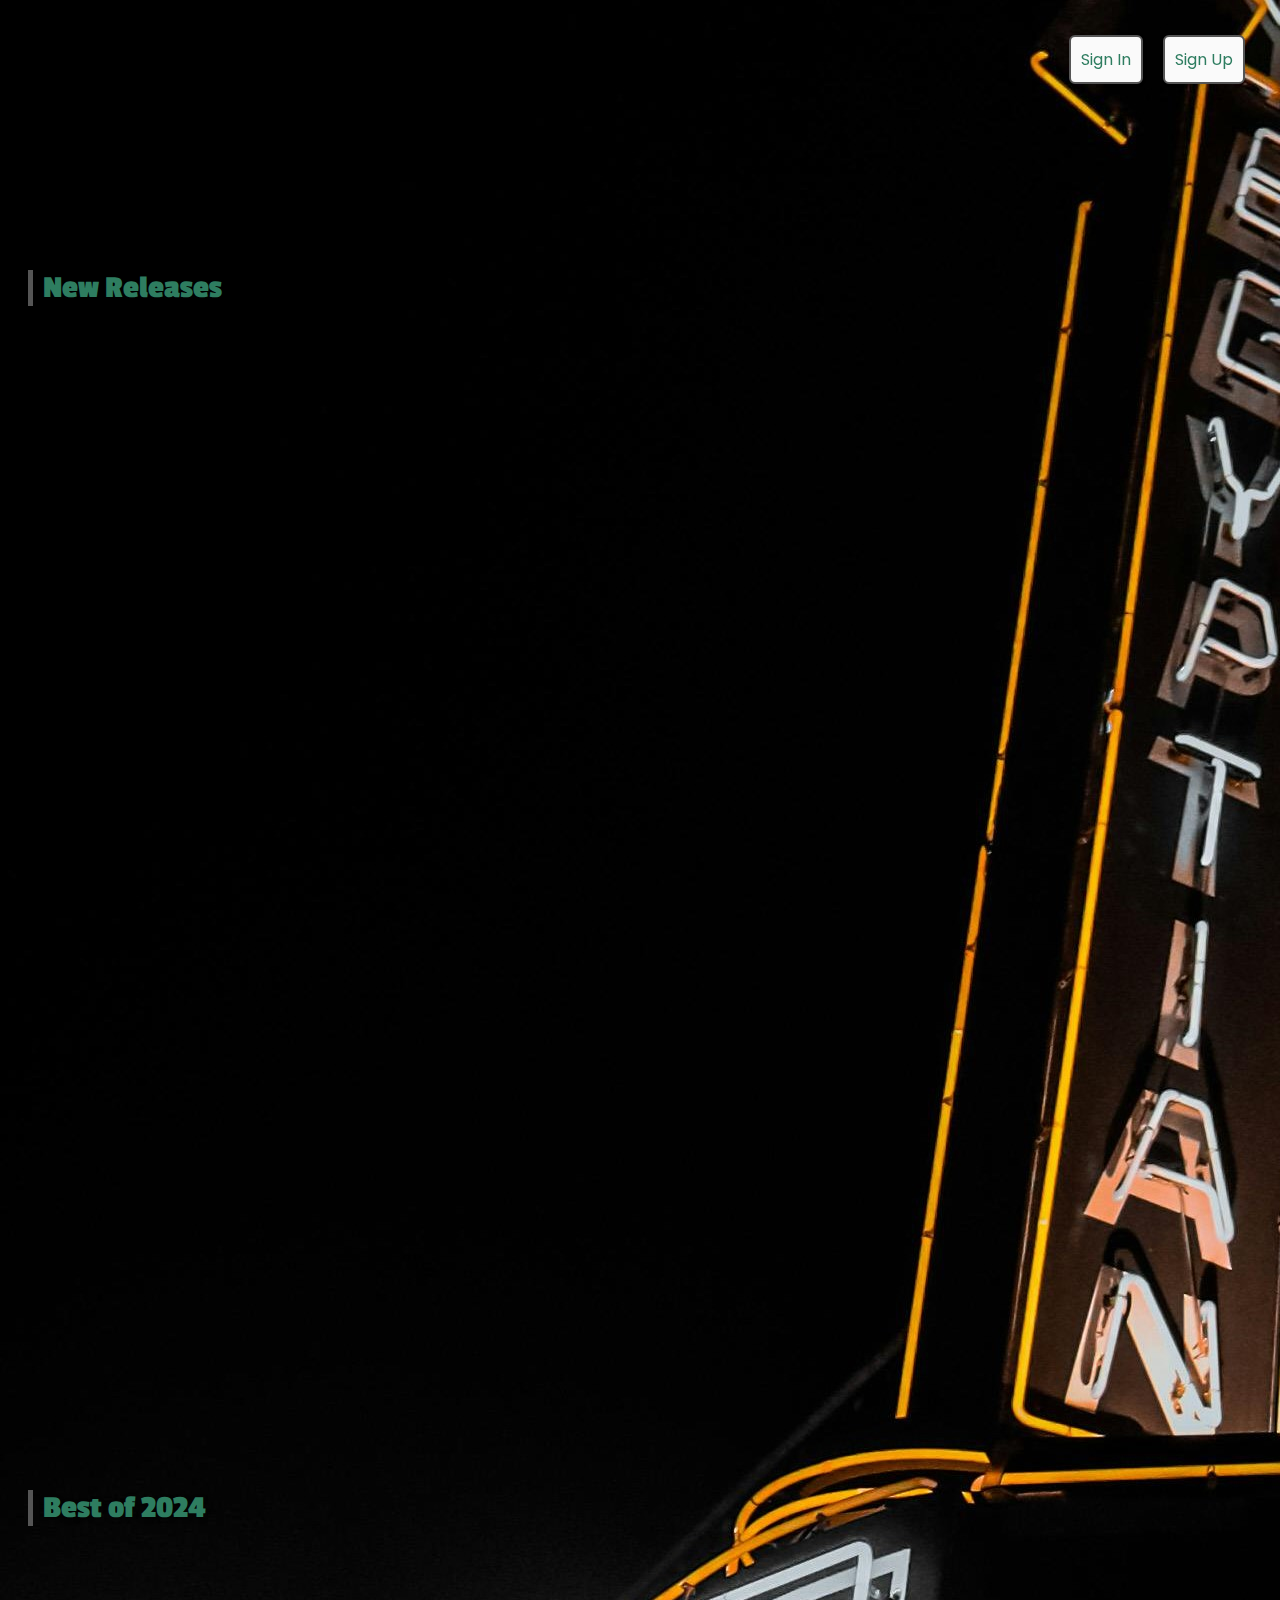
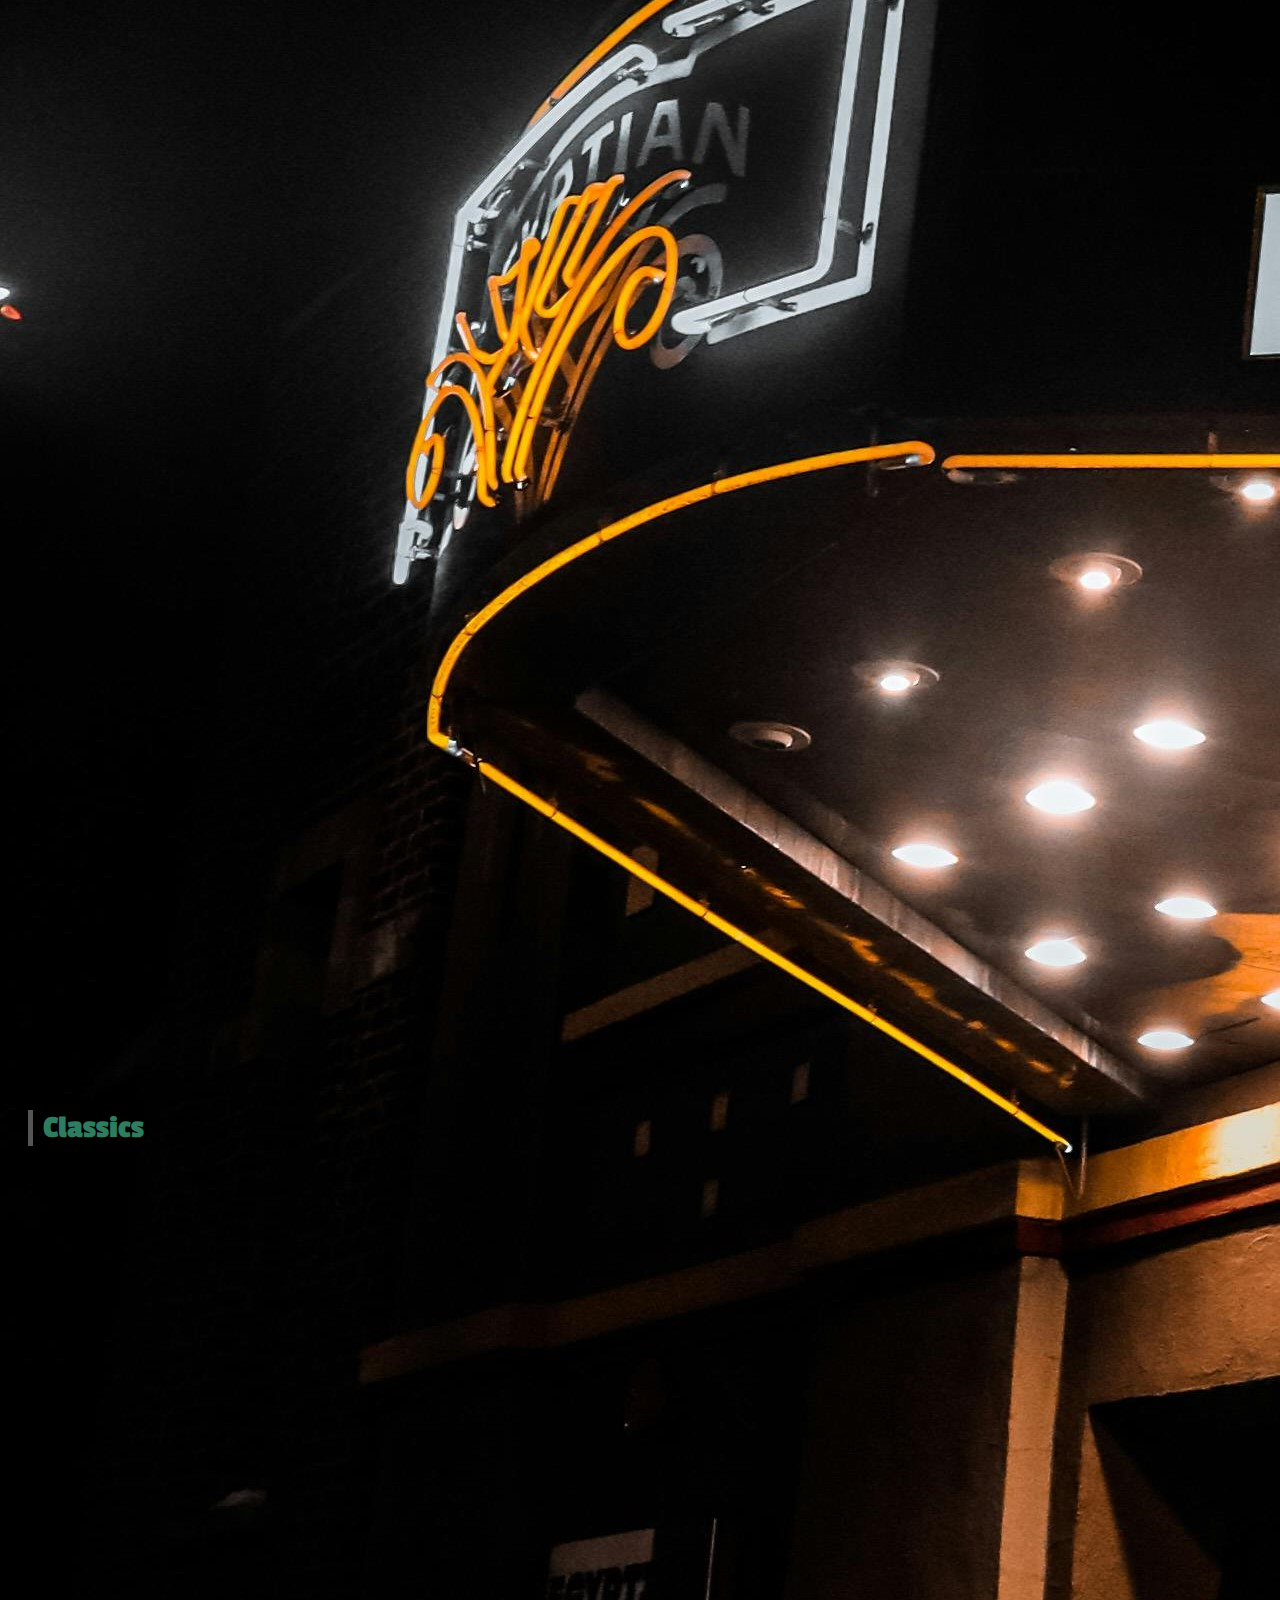
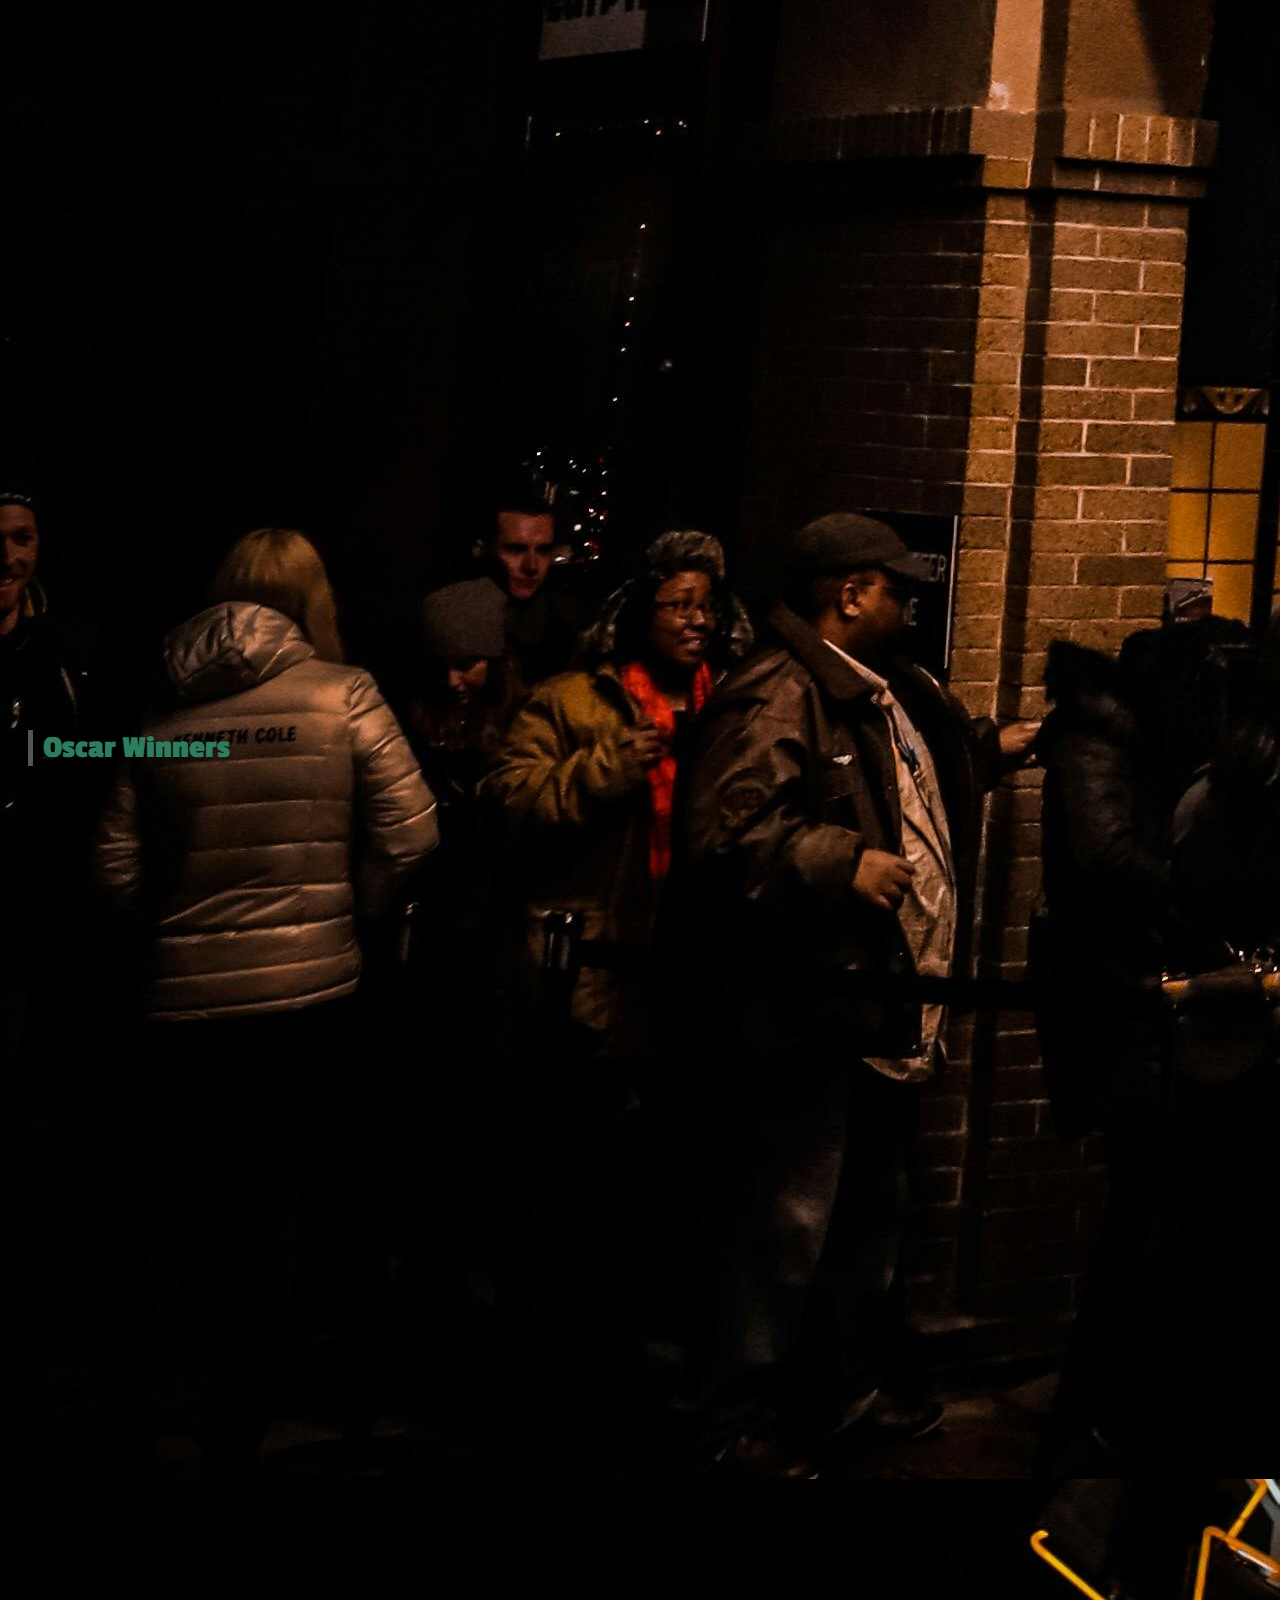
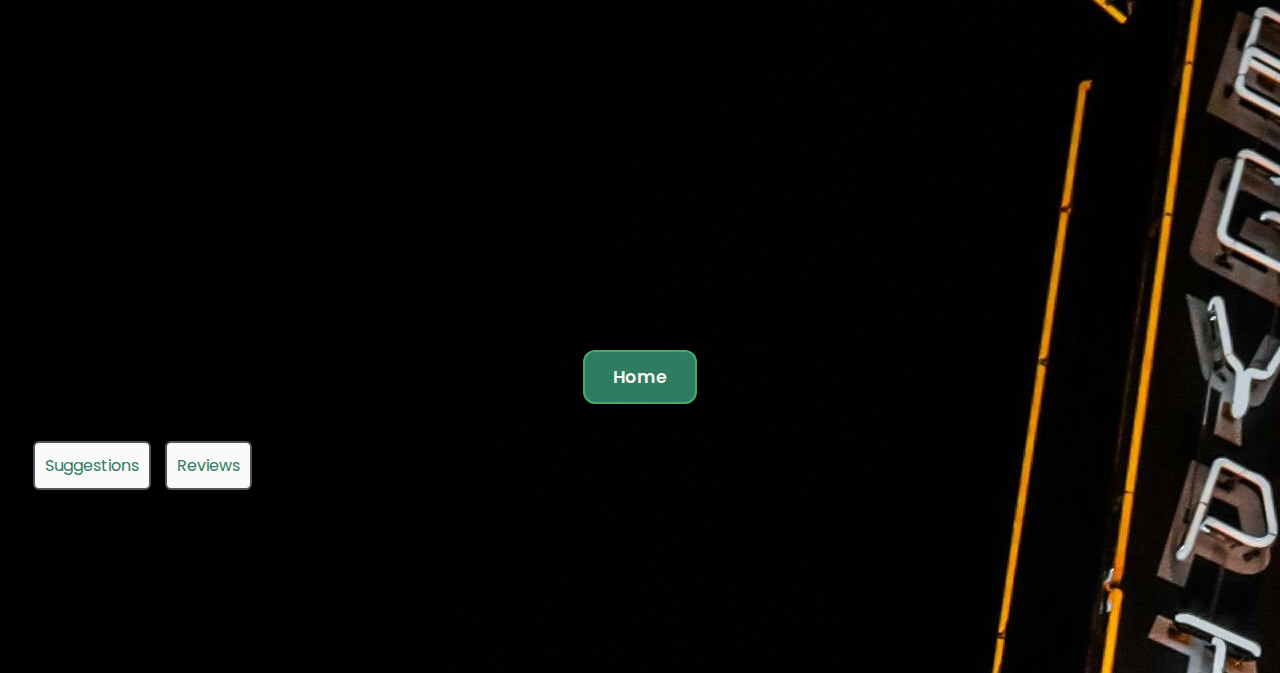
<file: web project/index.html>
<!DOCTYPE html>
<html lang="en">
<head>
  <meta charset="UTF-8">
  <title>WickedFilms</title>
  <link rel="stylesheet" href="design.css">
  <link rel="preconnect" href="https://fonts.googleapis.com">
  <link rel="preconnect" href="https://fonts.gstatic.com" crossorigin>
  <link href="https://fonts.googleapis.com/css2?family=EB+Garamond:ital,wght@0,400..800;1,400..800&family=Poppins:ital,wght@0,100;0,200;0,300;0,400;0,500;0,600;0,700;0,800;0,900;1,100;1,200;1,300;1,400;1,500;1,600;1,700;1,800;1,900&display=swap" rel="stylesheet">
<link href="https://fonts.googleapis.com/css2?family=EB+Garamond:ital,wght@0,400..800;1,400..800&family=Passion+One:wght@400;700;900&family=Poppins:ital,wght@0,100;0,200;0,300;0,400;0,500;0,600;0,700;0,800;0,900;1,100;1,200;1,300;1,400;1,500;1,600;1,700;1,800;1,900&display=swap" rel="stylesheet">  <link rel="icon" type="image/x-icon" href="favicon.ico" alt>
</head>
<body>
<div id="header">
  <h1 id="top">WickedFilms</h1>
  
  <div class="controls">
    <input type="text" id="searchInput" placeholder="Search movies...">
    <select id="categorySelect">
      <option value="all">All Categories</option>
      <option value="New Releases">New Releases</option>
      <option value="Best of 2024">Best of 2024</option>
      <option value="Classics">Classics</option>
      <option value="Oscar Winners">Oscar Winners</option>
    </select>
  </div>
</div>

  <!-- Categories -->
  <div id="movieContainer">
    <!-- New Releases -->
    <div class="category" data-category="New Releases">
      <h2>New Releases</h2>
      <div class="movie-library">
        <div class="movie"><img src="posters\newr\mitfr.jpeg" alt="mission impossible"><h3>Mission Impossible 6</h3><p>2025</p></div>
        <div class="movie"><img src="posters\newr\f1.jpg" alt="F1: The Movie"><h3>F1: The Movie</h3><p>2025</p></div>
        <div class="movie"><img src="posters\newr\sinners.jpeg" alt="Sinners"><h3>Sinners</h3><p>2025</p></div>
        <div class="movie"><img src="posters\newr\ballerina.jpg" alt="Ballerina"><h3>Ballerina</h3><p>2025</p></div>
        <div class="movie"><img src="posters\newr\avatar.jpg" alt="Avatar: The Seed Bearer"><h3>Avatar: The Seed Bearer</h3><p>2025</p></div>
        <div class="movie"><img src="posters\newr\novocaine.jpg" alt="Novocaine"><h3>Novocaine</h3><p>2025</p></div>
        <div class="movie"><img src="posters\newr\thunderbolts.jpeg" alt="Thunderbolts"><h3>Thunderbolts*</h3><p>2025</p></div>
        <div class="movie"><img src="posters\newr\minecraft.webp" alt="Minecraft"><h3>Minecraft</h3><p>2025</p></div>
        <div class="movie"><img src="posters\newr\accountant2.jpg" alt="The accountant 2"><h3>The accountant 2</h3><p>2025</p></div>
        <div class="movie"><img src="posters\newr\17.jpg" alt="One of Them Days"><h3>Mickey 17</h3><p>2025</p></div>
      </div>
    </div>

    <!-- Best of 2024 -->
    <div class="category" data-category="Best of 2024">
      <h2>Best of 2024</h2>
      <div class="movie-library">
        <div class="movie"><img src="posters\2024\alien.jpg" alt="Alien"><h3>Alien</h3><p>2024</p></div>
        <div class="movie"><img src="posters\2024\bb.jpg" alt="Bad Boys"><h3>Bad Boys:ride or die</h3><p>2024</p></div>
        <div class="movie"><img src="posters\2024\conclave.webp" alt="Conclave"><h3>Conclave</h3><p>2024</p></div>
        <div class="movie"><img src="posters\2024\twr.jpeg" alt="The wild robot"><h3>The wild robot</h3><p>2024</p></div>
        <div class="movie"><img src="posters\2024\dp.jpeg" alt="Deadpool and Wolverine"><h3>Deadpool and Wolverine</h3><p>2024</p></div>
        <div class="movie"><img src="posters\2024\furiosa.jpeg" alt="Furiosa"><h3>Furiosa</h3><p>2024</p></div>
        <div class="movie"><img src="posters\2024\nosferatu.jpg" alt="Nosferatu"><h3>Nosferatu</h3><p>2024</p></div>
        <div class="movie"><img src="posters\2024\tfg.jpg" alt="The Fall Guy"><h3>The Fall Guy</h3><p>2024</p></div>
        <div class="movie"><img src="posters\2024\dune.jpg" alt="Dune part two"><h3>Dune part two</h3><p>2024</p></div>
        <div class="movie"><img src="posters\2024\wicked.jpg" alt="Wicked"><h3>Wicked</h3><p>2024</p></div>
      </div>
    </div>

    <!-- Classics -->
    <div class="category" data-category="Classics">
      <h2>Classics</h2>
      <div class="movie-library">
        <div class="movie"><img src="posters/classics/bourne.jpg" alt="bourne"><h3>The Bourne Identity</h3><p>2002</p></div>
        <div class="movie"><img src="posters/classics/casa.jpg" alt="Casablanca"><h3>Casablanca</h3><p>1942</p></div>
        <div class="movie"><img src="posters/classics/jp3.jpg" alt="Dr. No"><h3>Jurassic Park III</h3><p>2001</p></div>
        <div class="movie"><img src="posters/classics/gbu.webp" alt="The Good, the Bad and the Ugly"><h3>The Good, the Bad and the Ugly</h3><p>1966</p></div>
        <div class="movie"><img src="posters/classics/ape.jpg" alt="Planet of the Apes"><h3>Planet of the Apes</h3><p>1968</p></div>
        <div class="movie"><img src="posters/classics/psycho.avif" alt="Psycho"><h3>Psycho</h3><p>1960</p></div>
        <div class="movie"><img src="posters/classics/boyz.jpg" alt="Boyz n The Hood"><h3>Boyz n The Hood</h3><p>1991</p></div>
        <div class="movie"><img src="posters/classics/snatch.webp" alt="Snatch"><h3>Snatch</h3><p>2000</p></div>
        <div class="movie"><img src="posters/classics/good.jpg" alt="Goodfellas"><h3>Goodfellas</h3><p>1990</p></div>
        <div class="movie"><img src="posters/classics/gofather.jpg" alt="The godfather"><h3>The godfather</h3><p>1972</p></div>
      </div>
    </div>
<div class="category" data-category="Oscar Winners">
      <h2>Oscar Winners</h2>
      <div class="movie-library">
        <div class="movie"><img src="posters/oscar/para.jpg" alt="para"><h3>Parasite</h3><p>2019</p></div>
        <div class="movie"><img src="posters/oscar/12.webp" alt="12"><h3>12 Years A Slave</h3><p>2013</p></div>
        <div class="movie"><img src="posters/oscar/argo.jpeg" alt="Argo"><h3>Argo</h3><p>2012</p></div>
        <div class="movie"><img src="posters/oscar/opp.jpg" alt="Opp"><h3>Oppenheimre</h3><p>2023</p></div>
        <div class="movie"><img src="posters/oscar/top.jpg" alt="Top Gun"><h3>Top Gun: Maverick</h3><p>2022</p></div>
        <div class="movie"><img src="posters/oscar/007.jpg" alt="No Time To Die"><h3>No Time To Die</h3><p>2021</p></div>
        <div class="movie"><img src="posters/oscar/no.jpg" alt="NCFOM"><h3>No Country for Old Men</h3><p>2007</p></div>
        <div class="movie"><img src="posters/oscar/depart.jpg" alt="departed"><h3>The Departed</h3><p>2006</p></div>
        <div class="movie"><img src="posters/oscar/lotr.jpg" alt="LOTR"><h3>Lord Of The Ring</h3><p>2003</p></div>
        <div class="movie"><img src="posters/oscar/brave.jpg" alt="brave"><h3>Braveheart</h3><p>1995</p></div>
      </div>
    </div>
  </div>
  <div class="back-home">
    <a href="index.html" class="home-button">Home</a>
  </div>

  
<div class="top-right">
  <button onclick="location.href='signin.html'">Sign In</button>
  <button onclick="location.href='signup.html'">Sign Up</button>
</div>

<div class="bottom-center">
  <button onclick="location.href='sugg.html'">Suggestions</button>
  <button onclick="location.href='review.html'">Reviews</button>
</div>

  <script>
    document.addEventListener("DOMContentLoaded", () => {
      const movies = document.querySelectorAll(".movie");
      movies.forEach((movie, i) => {
        movie.style.animationDelay = `${i * 100}ms`;
      });
    });
  </script>

<script>
document.addEventListener("DOMContentLoaded", () => {
  const searchInput = document.getElementById("searchInput");
  const categorySelect = document.getElementById("categorySelect");
  const allCategories = document.querySelectorAll(".category");

  function filterMovies() {
    const query = searchInput.value.toLowerCase();
    const selectedCategory = categorySelect.value;

    allCategories.forEach(category => {
      const categoryName = category.getAttribute("data-category");

      // Show or hide entire category based on dropdown
      const categoryMatches = selectedCategory === "all" || selectedCategory === categoryName;
      category.style.display = categoryMatches ? "block" : "none";

      if (categoryMatches) {
        const movies = category.querySelectorAll(".movie");
        let hasVisibleMovie = false;

        movies.forEach(movie => {
          const title = movie.querySelector("h3").textContent.toLowerCase();
          const matchesSearch = title.includes(query);
          movie.style.display = matchesSearch ? "block" : "none";
          if (matchesSearch) hasVisibleMovie = true;
        });

        // Hide category if no movie matches search query
        category.style.display = hasVisibleMovie ? "block" : "none";
      }
    });
  }

  searchInput.addEventListener("input", filterMovies);
  categorySelect.addEventListener("change", filterMovies);
  });
</script>

<footer class="glass-footer">
    <p>&copy; 2025 WickedFilms. All rights reserved.</p>
  </footer>
</file>
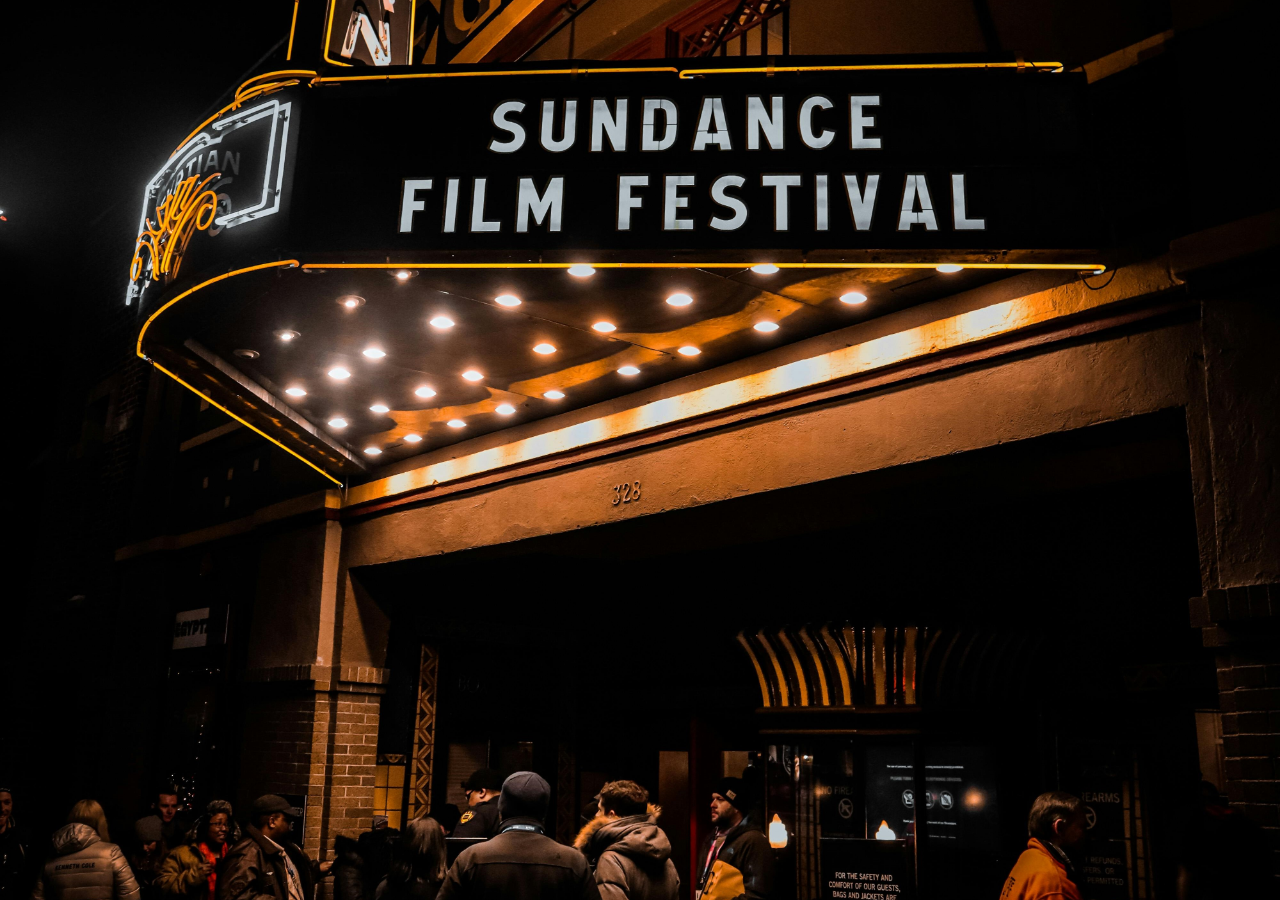
<file: web project/review.html>
<!DOCTYPE html>
<html lang="en">
<head>
  <meta charset="UTF-8" />
  <meta name="viewport" content="width=device-width, initial-scale=1" />
  <title>Movie Reviews - WickedFilms</title>
  <!-- Link your CSS file here -->
  <link rel="stylesheet" href="review.css" />
  <link href="https://fonts.googleapis.com/css2?family=EB+Garamond:ital,wght@0,400..800;1,400..800&family=Poppins:ital,wght@0,100;0,200;0,300;0,400;0,500;0,600;0,700;0,800;0,900;1,100;1,200;1,300;1,400;1,500;1,600;1,700;1,800;1,900&display=swap" rel="stylesheet">
<link href="https://fonts.googleapis.com/css2?family=EB+Garamond:ital,wght@0,400..800;1,400..800&family=Passion+One:wght@400;700;900&family=Poppins:ital,wght@0,100;0,200;0,300;0,400;0,500;0,600;0,700;0,800;0,900;1,100;1,200;1,300;1,400;1,500;1,600;1,700;1,800;1,900&display=swap" rel="stylesheet">  <link rel="icon" type="image/x-icon" href="favicon.ico" alt>
</head>
<body>

<div class="reviews-container">
  <h2>User Movie Reviews</h2>
  <form id="reviewForm">
    <input type="text" id="movieTitle" placeholder="Movie Title" required />
    <textarea id="reviewText" placeholder="Write your review..." required></textarea>
    <button type="submit">Submit Review</button>
  </form>

  <div class="review-list" id="reviewList">
    <p class="no-reviews">No reviews yet. Be the first to add one!</p>
  </div>
</div>

<script>
  const reviewForm = document.getElementById('reviewForm');
  const reviewList = document.getElementById('reviewList');
  const movieTitleInput = document.getElementById('movieTitle');
  const reviewTextInput = document.getElementById('reviewText');

  // Load reviews from localStorage or start empty
  let reviews = JSON.parse(localStorage.getItem('movieReviews')) || [];

  function displayReviews() {
    reviewList.innerHTML = '';
    if (reviews.length === 0) {
      reviewList.innerHTML = '<p class="no-reviews">No reviews yet. Be the first to add one!</p>';
      return;
    }

    reviews.forEach(({ title, text }) => {
      const reviewItem = document.createElement('div');
      reviewItem.classList.add('review-item');

      reviewItem.innerHTML = `
        <h3>${title}</h3>
        <p>${text}</p>
      `;
      reviewList.appendChild(reviewItem);
    });
  }

  reviewForm.addEventListener('submit', e => {
    e.preventDefault();
    const title = movieTitleInput.value.trim();
    const text = reviewTextInput.value.trim();

    if (!title || !text) return;

    // Add new review and save to localStorage
    reviews.unshift({ title, text });
    localStorage.setItem('movieReviews', JSON.stringify(reviews));

    // Reset form and update display
    reviewForm.reset();
    displayReviews();
  });

  // Show existing reviews on page load
  displayReviews();
</script>

</body>
</html>
</file>
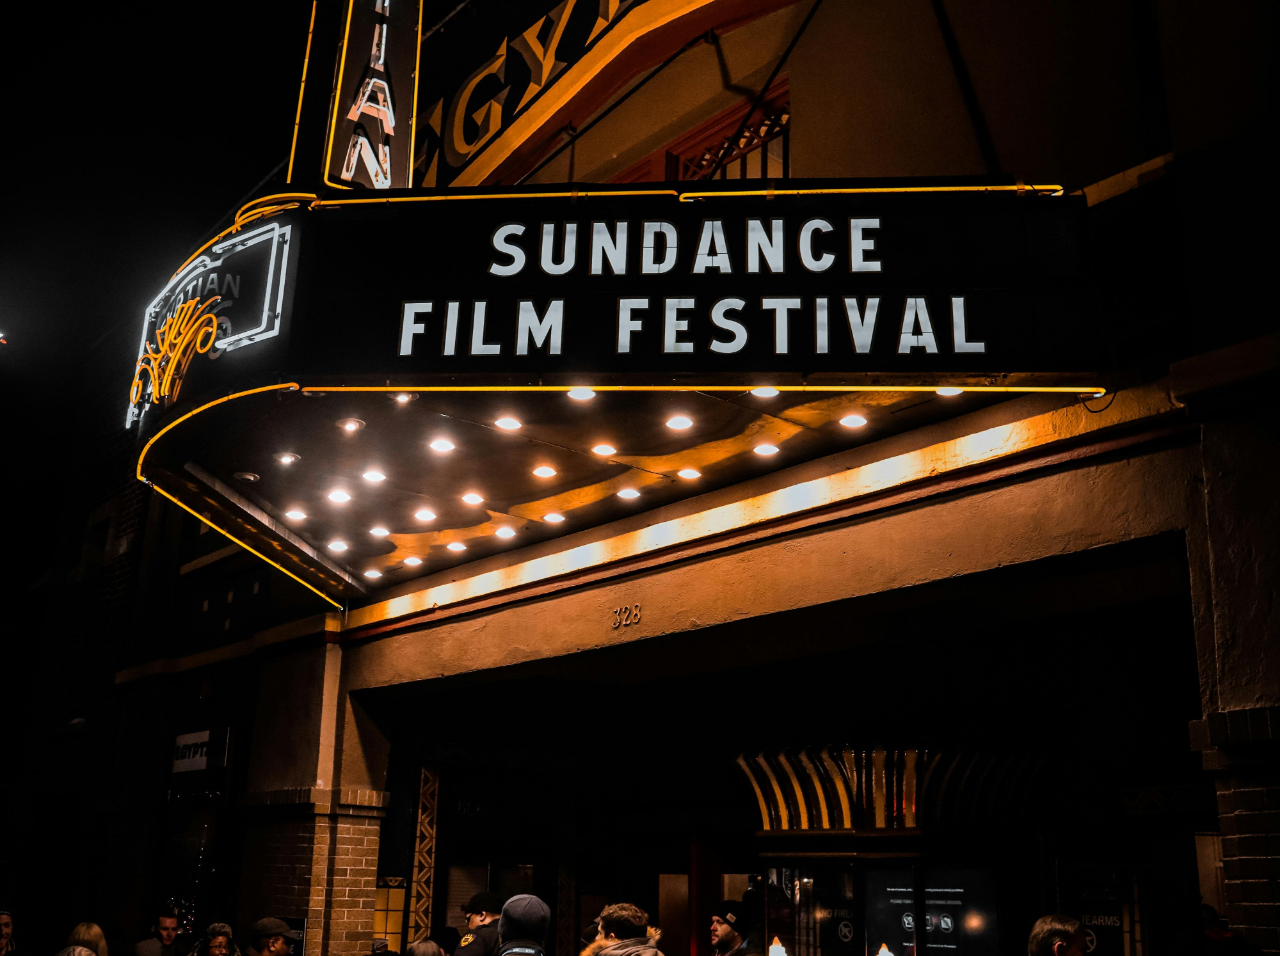
<file: web project/signin.html>
<!DOCTYPE html>
<html lang="en">
<head>
  <meta charset="UTF-8">
  <title>Sign In</title>
  <link rel="stylesheet" href="signindes.css">
  <link href="https://fonts.googleapis.com/css2?family=EB+Garamond:ital,wght@0,400..800;1,400..800&family=Poppins:ital,wght@0,100;0,200;0,300;0,400;0,500;0,600;0,700;0,800;0,900;1,100;1,200;1,300;1,400;1,500;1,600;1,700;1,800;1,900&display=swap" rel="stylesheet">
<link href="https://fonts.googleapis.com/css2?family=EB+Garamond:ital,wght@0,400..800;1,400..800&family=Passion+One:wght@400;700;900&family=Poppins:ital,wght@0,100;0,200;0,300;0,400;0,500;0,600;0,700;0,800;0,900;1,100;1,200;1,300;1,400;1,500;1,600;1,700;1,800;1,900&display=swap" rel="stylesheet">  <link rel="icon" type="image/x-icon" href="favicon.ico" alt>
  
</head>
<body>
  <div class="form-container">
    <h2>Sign In</h2>
    <form action="/signin" method="POST">
      <input type="email" name="email" placeholder="Email" required />
      <input type="password" name="password" placeholder="Password" required />
      <button type="submit">Sign In</button>
      <p>Don't have an account? <a href="signup.html">Sign Up</a></p>
    </form>
  </div>
</body>
</html>
</file>
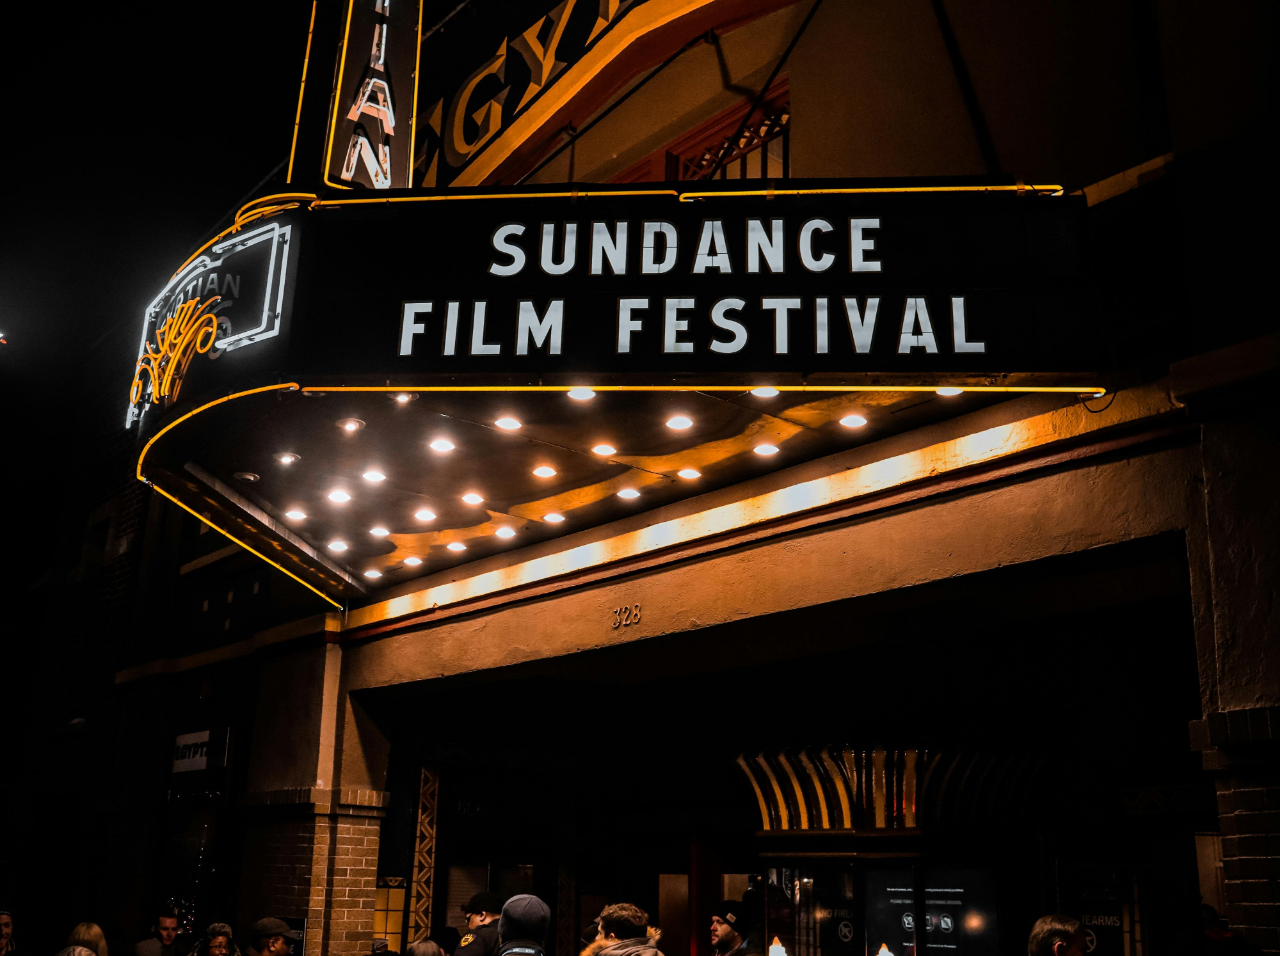
<file: web project/signup.html>
<!DOCTYPE html>
<html lang="en">
<head>
  <meta charset="UTF-8">
  <title>Sign Up</title>
  <link rel="stylesheet" href="signindes.css">
  <link href="https://fonts.googleapis.com/css2?family=EB+Garamond:ital,wght@0,400..800;1,400..800&family=Poppins:ital,wght@0,100;0,200;0,300;0,400;0,500;0,600;0,700;0,800;0,900;1,100;1,200;1,300;1,400;1,500;1,600;1,700;1,800;1,900&display=swap" rel="stylesheet">
<link href="https://fonts.googleapis.com/css2?family=EB+Garamond:ital,wght@0,400..800;1,400..800&family=Passion+One:wght@400;700;900&family=Poppins:ital,wght@0,100;0,200;0,300;0,400;0,500;0,600;0,700;0,800;0,900;1,100;1,200;1,300;1,400;1,500;1,600;1,700;1,800;1,900&display=swap" rel="stylesheet">  <link rel="icon" type="image/x-icon" href="favicon.ico" alt>
</head>
<body>
  <div class="form-container">
    <h2>Sign Up</h2>
    <form action="/signup" method="POST">
      <input type="text" name="name" placeholder="Full Name" required />
      <input type="email" name="email" placeholder="Email" required />
      <input type="password" name="password" placeholder="Password" required />
      <button type="submit">Sign Up</button>
      <p>Already have an account? <a href="signin.html">Sign In</a></p>
    </form>
  </div>
</body>
</html>
</file>
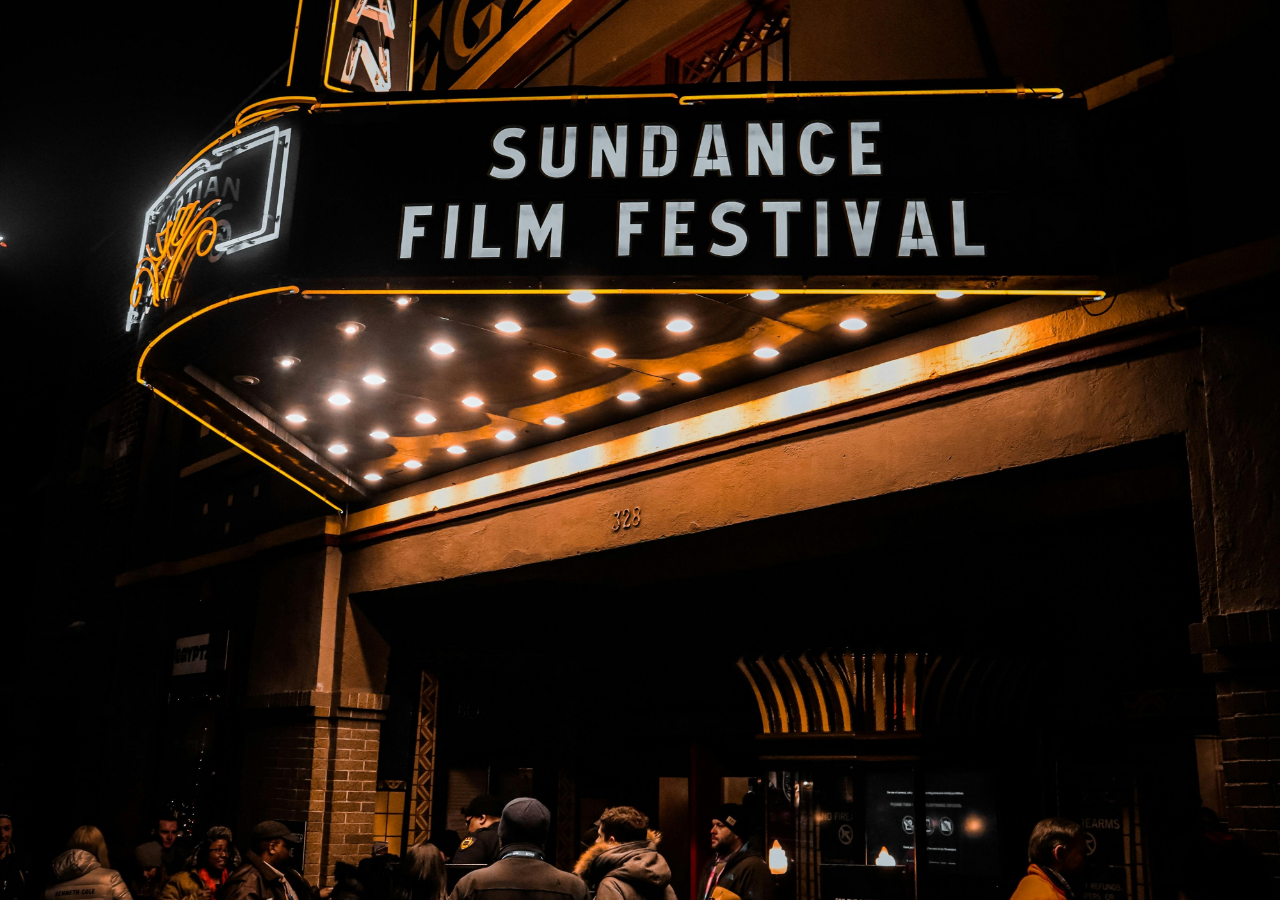
<file: web project/sugg.html>
<!DOCTYPE html>
<html lang="en">
<head>
  <meta charset="UTF-8">
  <title>Suggest a Movie</title>
  <link rel="stylesheet" href="suggdes.css">
    <link href="https://fonts.googleapis.com/css2?family=EB+Garamond:ital,wght@0,400..800;1,400..800&family=Poppins:ital,wght@0,100;0,200;0,300;0,400;0,500;0,600;0,700;0,800;0,900;1,100;1,200;1,300;1,400;1,500;1,600;1,700;1,800;1,900&display=swap" rel="stylesheet">
<link href="https://fonts.googleapis.com/css2?family=EB+Garamond:ital,wght@0,400..800;1,400..800&family=Passion+One:wght@400;700;900&family=Poppins:ital,wght@0,100;0,200;0,300;0,400;0,500;0,600;0,700;0,800;0,900;1,100;1,200;1,300;1,400;1,500;1,600;1,700;1,800;1,900&display=swap" rel="stylesheet">  <link rel="icon" type="image/x-icon" href="favicon.ico" alt>

</head>
<body>

<div class="suggestion-form-container">
  <h2>Suggest a Movie</h2>
  <form id="suggestionForm">
    <input type="text" name="title" placeholder="Movie Title" required>
    <input type="text" name="director" placeholder="Director">
    <input type="text" name="genre" placeholder="Genre">
    <textarea name="description" placeholder="Why should we add it?" required></textarea>
    <button type="submit">Submit Suggestion</button>
  </form>

  <div id="thankYouMessage" class="thank-you">
    🎬 Thank you for your suggestion!
  </div>
</div>

<script>
  const form = document.getElementById('suggestionForm');
  const thankYou = document.getElementById('thankYouMessage');

  form.addEventListener('submit', function (e) {
    e.preventDefault();
    form.reset();
    thankYou.classList.add('show');
  });
</script>

</body>
</html>
</file>
<file: web project/design.css>
/*======================
  GLOBAL STYLES
======================*/

  /* Sign In & Sign Up at top right */
  .top-right {
    position: absolute;
    top: 30px;
    right: 30px;
    display: flex;
    gap: 10px;} 

  /* Suggestions & Reviews at bottom right */
  .bottom-right {
    position: absolute;
    bottom: 30px;
    right: 30px;
    display: flex;
    gap: 25px;
  }

  button {
    font-family: 'poppins', sans-serif;
    font-size: 15px;
    padding: 8px 20px;
    border: 2px solid #555;
    background-color: #fafafa;
    color: #2e7d60;
    cursor: pointer;
    border-radius: 6px;
    box-shadow: 1px 1px 3px rgba(0,0,0,0.1);
    transition: background-color 0.3s ease, color 0.3s ease, border-color 0.3s ease;
  }

  button:hover {
    background-color: #ddd;
    color: #222;
    border-color: #333;}

body {
    font-family: 'Poppins', sans-serif;
    padding: 20px;
    color: #1e1e1e;
    background-color: #f7f4ef;
    background-image:url(posters/back4.jpg);
  }
  
  h1, h2, h3 {
    color: #2e7d60; /* Emerald green */
    font-family: 'passion one', serif;
    margin-bottom: 20px;
  }
  
  input, select, button {
    padding: 10px;
    font-size: 16px;
    margin: 5px;
    color: #2e7d60;
  }
  
  /*======================
    HEADER
  ======================*/
  #header {
    position: relative;
    background: rgba(255, 255, 255, 0.7);
    backdrop-filter: blur(10px);
    padding: 30px 20px;
    text-align: center;
    border-bottom: 1px solid rgba(0, 0, 0, 0.1);
    box-shadow: 0 10px 30px rgba(0, 0, 0, 0.1);
    border-radius: 0 0 16px 16px;
    animation: fadeInUp 1s ease forwards;
    opacity: 0;
  }
  
  h1#top {
    font-family: 'passion one', serif;
    font-size: 5em;
    color: #2e7d60;
    text-shadow: 0 0 10px rgba(46, 125, 96, 0.3), 0 2px 6px rgba(0, 0, 0, 0.8);
    margin: 0;
    letter-spacing: 1px;
    animation: fadeInUp 1s ease 0.2s forwards;
    opacity: 0;
  }


  /*======================
    CONTROLS
  ======================*/
  .controls {
    display: flex;
    gap: 10px;
    margin-top: 15px;
    justify-content: center;
  }
  
  #searchInput,
  #categorySelect {
    padding: 10px;
    border-radius: 8px;
    background-color: #ffffff;
    border: 1px solid #cccccc;
    color: #2e7d60
  }
  
  /*======================
    MOVIE CATEGORIES
  ======================*/
  .category {
    margin-bottom: 50px;
  }
  
  .category h2 {
    font-size: 2em;
    margin-bottom: 10px;
    border-left: 5px solid #555;
    padding-left: 10px;
    text-shadow: 0 2px 4px rgba(0, 0, 0, 0.6);
  }
  
  /*======================
    MOVIE LIBRARY GRID
  ======================*/
  .movie-library {
    display: grid;
    grid-template-columns: repeat(auto-fill, minmax(250px, 1fr));
    gap: 20px;
    margin-top: 20px;
  }
  
  /*======================
    MOVIE CARD
  ======================*/
  .movie {
    background: #ffffff;
    color: #333;
    border-radius: 12px;
    overflow: hidden;
    text-align: center;
    padding: 10px;
    box-shadow: 0 4px 20px rgba(0, 0, 0, 0.1);
    transition: transform 1s ease-in, box-shadow 1s ease-in;
    animation: fadeInUp 0.6s ease-in forwards;
    opacity: 0;
  }
  
  .movie:hover {
    transform: scale(1.5);
    box-shadow: 0 8px 24px rgba(255, 255, 255, 0.5);
  }
  
  .movie img {
    width: 180px;
    height: 270px;
    border-radius: 8px;
  }

  .movie:hover h3 {
    color: #ffffff; 
  }
  
  .movie h3 {
    margin: 10px 0 5px;
    font-size: 16px;
    font-family: 'Poppins', sans-serif;
    color: #2e7d60;
    font-weight: 1000;
    transition: color 0.3s ease;
  }
  
  .movie p {
    margin: 0;
    font-size: 14px;
    color: whitesmoke;
    font-weight: 500;
  }
  
  /*======================
    ANIMATIONS
  ======================*/
  @keyframes fadeInUp {
    0% {
      opacity: 0;
      transform: translateY(30px);
    }
    100% {
      opacity: 1;
      transform: translateY(0);
    }
  }
  
  /*======================
    FOOTER
  ======================*/
  .glass-footer {
    width: 100%;
    text-align: center;
    padding: 20px 10px;
    background: rgba(255, 255, 255, 0.6);
    backdrop-filter: blur(8px);
    border-top: 1px solid rgba(0, 0, 0, 0.1);
    color: #444;
    font-size: 0.9em;
    margin-top: 60px;
    border-radius: 12px 12px 0 0;
    animation: fadeInUp 1s ease forwards;
    opacity: 0;
  }
  
  /*======================
    HOME BUTTON
  ======================*/
  .back-home {
    text-align: center;
    margin: 2rem 0;
  }
  
  .home-button {
    display: inline-block;
    padding: 12px 28px;
    font-size: 1.1rem;
    font-weight: 600;
    font-family: 'Poppins', sans-serif;
    color: #f7f4ef;
    background-color: #2e7d60; /* Emerald green */
    border: 2px solid #4AA96C; /* Jade green */
    border-radius: 12px;
    text-decoration: none;
    transition: all 0.3s ease;
    box-shadow: 0 6px 16px rgba(0, 0, 0, 0.2);
  }
  
  .home-button:hover {
    background-color: #4AA96C; /* Jade green */
    color: #ffffff;
    transform: translateY(-2px);
    box-shadow: 0 8px 24px rgba(0,0,0,0.3);
  }
</file>
<file: web project/review.css>
/*======================
  USER REVIEWS PAGE
======================*/

body {
  font-family: 'Poppins', sans-serif;
  background-color: #f7f4ef;
  color: #1e1e1e;
  margin: 0;
  padding: 40px 20px;
  background-image: url('posters/back4.jpg');
  background-size: cover;
  background-repeat: no-repeat;
  background-position: center;
}

.reviews-container {
  max-width: 700px;
  margin: 60px auto;
  background: rgba(255, 255, 255, 0.9);
  backdrop-filter: blur(10px);
  border-radius: 16px;
  padding: 30px;
  box-shadow: 0 8px 24px rgba(0, 0, 0, 0.15);
  animation: fadeInUp 0.8s ease forwards;
  opacity: 0;
}

.reviews-container h2 {
  font-family: 'Passion One', sans-serif;
  color: #2e7d60;
  margin-bottom: 20px;
  text-align: center;
}

form {
  display: flex;
  flex-direction: column;
  gap: 15px;
  margin-bottom: 30px;
}

input[type="text"],
textarea {
  padding: 12px;
  font-size: 16px;
  border-radius: 10px;
  border: 1px solid #ccc;
  font-family: 'Poppins', sans-serif;
  color: #2e7d60;
  outline: none;
  background: #fff;
  resize: vertical;
}

textarea {
  min-height: 100px;
}

button {
  padding: 12px;
  background-color: #2e7d60;
  color: white;
  font-weight: 600;
  font-family: 'Poppins', sans-serif;
  border: none;
  border-radius: 10px;
  cursor: pointer;
  box-shadow: 0 6px 16px rgba(0,0,0,0.2);
  transition: background-color 0.3s ease, transform 0.2s ease;
}

button:hover {
  background-color: #4aa96c;
  transform: translateY(-2px);
}

.review-list {
  max-height: 400px;
  overflow-y: auto;
  border-top: 2px solid #2e7d60;
  padding-top: 20px;
}

.review-item {
  margin-bottom: 20px;
  padding-bottom: 15px;
  border-bottom: 1px solid #ccc;
}

.review-item h3 {
  margin: 0 0 5px;
  font-size: 1.2rem;
  color: #2e7d60;
}

.review-item p {
  margin: 0;
  font-size: 1rem;
  color: #444;
  white-space: pre-wrap;
}

.no-reviews {
  text-align: center;
  color: #777;
  font-style: italic;
  margin-top: 40px;
}

/* Animation reused from main styles */
@keyframes fadeInUp {
  0% {
    opacity: 0;
    transform: translateY(30px);
  }
  100% {
    opacity: 1;
    transform: translateY(0);
  }
}
</file>
<file: web project/signindes.css>
/*======================
  GLOBAL STYLES
======================*/
body {
  font-family: 'Poppins', sans-serif;
  padding: 20px;
  color: #1e1e1e;
  background-color: #f7f4ef;
  background-image: url(posters/back4.jpg);
  background-size: cover;
  background-repeat: no-repeat;
  background-position: center;
  min-height: 100vh;
  display: flex;
  flex-direction: column;
  align-items: center;
}

/*======================
  HEADER
======================*/
#header {
  position: relative;
  background: rgba(255, 255, 255, 0.75);
  backdrop-filter: blur(10px);
  padding: 30px 20px;
  text-align: center;
  border-bottom: 1px solid rgba(0, 0, 0, 0.1);
  box-shadow: 0 10px 30px rgba(0, 0, 0, 0.1);
  border-radius: 0 0 16px 16px;
  margin-bottom: 30px;
  animation: fadeInUp 1s ease forwards;
  opacity: 0;
}

h1#top {
  font-family: 'Passion One', sans-serif;
  font-size: 4.5em;
  color: #2e7d60;
  text-shadow: 0 0 10px rgba(46, 125, 96, 0.3), 0 2px 6px rgba(0, 0, 0, 0.8);
  margin: 0;
  animation: fadeInUp 1s ease 0.2s forwards;
  opacity: 0;
}

/*======================
  FORM CONTAINER
======================*/
.form-container {
  background: rgba(255, 255, 255, 0.85);
  padding: 30px;
  border-radius: 16px;
  max-width: 400px;
  width: 90%;
  margin: 20px auto;
  box-shadow: 0 8px 24px rgba(0, 0, 0, 0.2);
  text-align: center;
  animation: fadeInUp 0.8s ease forwards;
  opacity: 0;
}

.form-container h2 {
  font-family: 'Passion One', serif;
  color: #2e7d60;
  font-size: 2.5em;
  margin-bottom: 20px;
}

/*======================
  FORM INPUTS & BUTTON
======================*/
input[type="text"],
input[type="email"],
input[type="password"] {
  width: 100%;
  padding: 12px;
  margin: 10px 0;
  border-radius: 8px;
  border: 1px solid #ccc;
  font-size: 16px;
  color: #2e7d60;
  background-color: #ffffff;
}

button {
  width: 100%;
  padding: 12px;
  background-color: #2e7d60;
  color: #ffffff;
  font-size: 1.1em;
  font-weight: bold;
  border: none;
  border-radius: 10px;
  margin-top: 15px;
  box-shadow: 0 6px 16px rgba(0, 0, 0, 0.2);
  transition: background 0.3s ease, transform 0.2s ease;
}

button:hover {
  background-color: #4aa96c;
  transform: translateY(-2px);
}

/*======================
  LINKS
======================*/
a {
  color: #2e7d60;
  text-decoration: none;
  font-weight: bold;
}

a:hover {
  text-decoration: underline;
}


/*======================
  ANIMATIONS
======================*/
@keyframes fadeInUp {
  0% {
    opacity: 0;
    transform: translateY(30px);
  }
  100% {
    opacity: 1;
    transform: translateY(0);
  }
}
</file>
<file: web project/suggdes.css>
body {
  font-family: 'Poppins', sans-serif;
  background-color: #f7f4ef;
  color: #1e1e1e;
  margin: 0;
  padding: 40px 20px;
  background-image: url('posters/back4.jpg');
  background-size: cover;
  background-repeat: no-repeat;
  background-position: center;
}

.suggestion-form-container {
  max-width: 600px;
  margin: 60px auto;
  background: rgba(255, 255, 255, 0.85);
  backdrop-filter: blur(10px);
  border-radius: 16px;
  padding: 30px;
  box-shadow: 0 8px 24px rgba(0, 0, 0, 0.15);
  animation: fadeInUp 0.8s ease forwards;
  opacity: 0;
}

.suggestion-form-container h2 {
  font-family: 'Poppins', sans-serif;
  font-size: 2.5rem;
  color: #2e7d60;
  text-align: center;
  margin-bottom: 20px;
}

.suggestion-form-container form {
  display: flex;
  flex-direction: column;
  gap: 15px;
}

.suggestion-form-container input[type="text"],
.suggestion-form-container textarea {
  padding: 12px;
  font-size: 16px;
  border: 1px solid #ccc;
  border-radius: 10px;
  background-color: #ffffff;
  color: #2e7d60;
  outline: none;
  font-family: 'Poppins', sans-serif;
}

.suggestion-form-container textarea {
  resize: vertical;
  min-height: 100px;
}


.suggestion-form-container button {
  padding: 12px;
  font-size: 1.1rem;
  font-weight: 600;
  background-color: #2e7d60;
  color: #fff;
  border: none;
  border-radius: 10px;
  cursor: pointer;
  font-family: 'Poppins', sans-serif;
  transition: background 0.3s ease, transform 0.2s ease;
  box-shadow: 0 6px 16px rgba(0, 0, 0, 0.2);
}

.suggestion-form-container button:hover {
  background-color: #4aa96c;
  transform: translateY(-2px);
}


#thankYouMessage {
  display: none;
  margin-top: 20px;
  padding: 15px;
  background-color: #e6f4ec;
  color: #2e7d60;
  border: 1px solid #c6e4d5;
  border-radius: 10px;
  font-size: 1rem;
  text-align: center;
}

#thankYouMessage.show {
  display: block;
  animation: fadeInUp 0.5s ease forwards;
}


@keyframes fadeInUp {
  0% {
    opacity: 0;
    transform: translateY(30px);
  }
  100% {
    opacity: 1;
    transform: translateY(0);
  }
}
</file>
